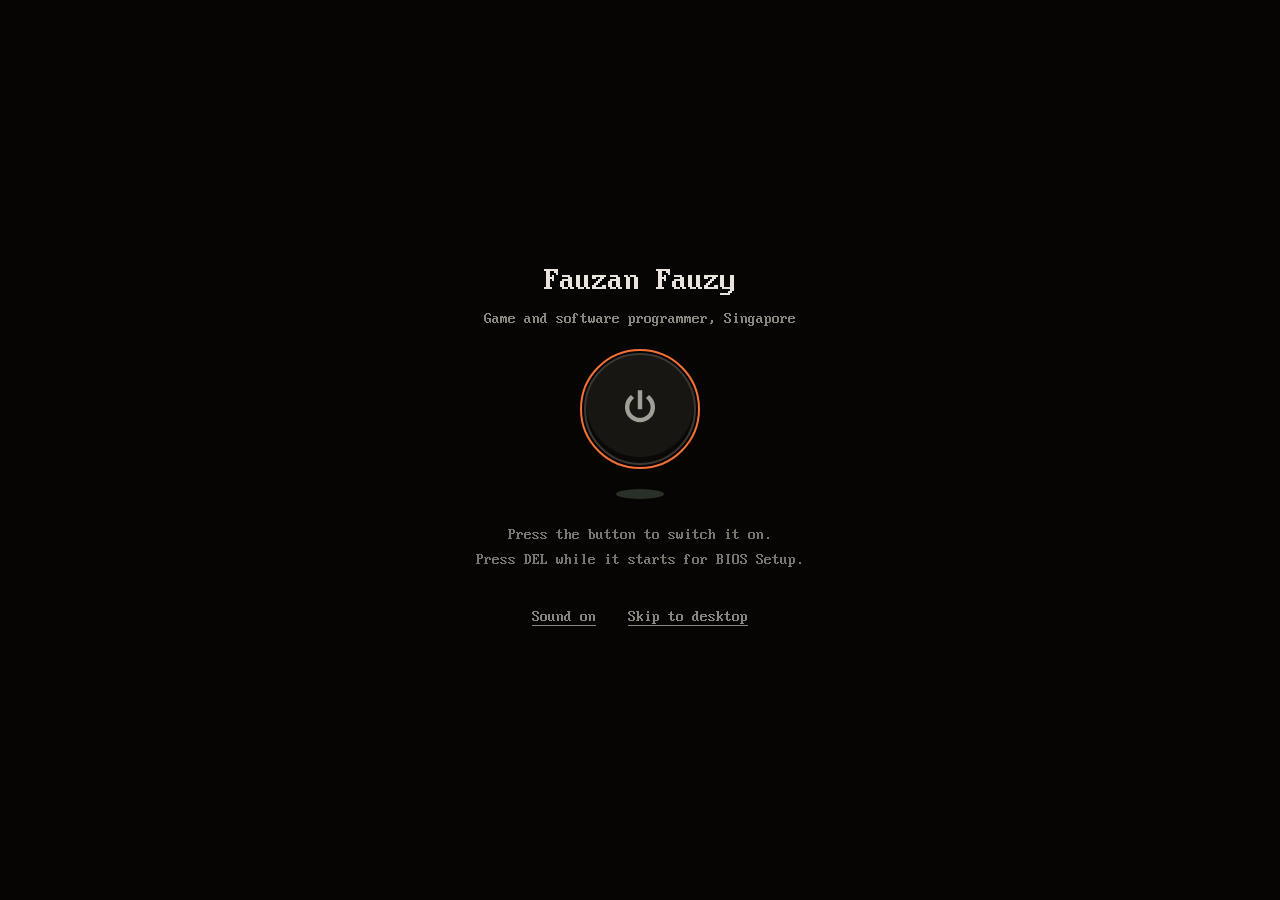
<file: index.html>
<!doctype html>
<html lang="en">
<head>
  <meta charset="utf-8">
  <meta name="viewport" content="width=device-width, initial-scale=1, viewport-fit=cover">
  <title>Fauzan Fauzy | Game and software programmer</title>
  <meta name="description" content="Portfolio of Fauzan Fauzy, a game and software programmer in Singapore: custom C++ engine work, a multiplayer browser game, a Unity Android app and small tools people use.">
  <meta name="theme-color" content="#000000">
  <meta property="og:title" content="Fauzan Fauzy | Game and software programmer">
  <meta property="og:description" content="My portfolio is a small computer. Switch it on, or press DEL for the BIOS.">
  <meta property="og:type" content="website">
  <meta property="og:url" content="https://qayzan.github.io/portfolio/">
  <meta property="og:image" content="https://qayzan.github.io/portfolio/assets/img/og.png">
  <meta property="og:image:width" content="1200">
  <meta property="og:image:height" content="630">
  <meta name="twitter:card" content="summary_large_image">
  <meta name="twitter:image" content="https://qayzan.github.io/portfolio/assets/img/og.png">
  <link rel="canonical" href="https://qayzan.github.io/portfolio/">
  <link rel="icon" href="assets/favicon.svg" type="image/svg+xml">
  <link rel="preload" href="assets/fonts/Web437_IBM_VGA_8x16.woff" as="font" type="font/woff" crossorigin>
  <link rel="preconnect" href="https://fonts.googleapis.com">
  <link rel="preconnect" href="https://fonts.gstatic.com" crossorigin>
  <link href="https://fonts.googleapis.com/css2?family=IBM+Plex+Sans:wght@400;500&family=IBM+Plex+Mono:wght@400;500&display=swap" rel="stylesheet">
  <link rel="stylesheet" href="css/os.css">
</head>
<body>
  <!-- For screen readers, search engines and anyone without JavaScript. -->
  <div class="sr" id="about-text">
    <h1>Fauzan Fauzy, game and software programmer in Singapore</h1>
    <p>Third year Computer Science (Real-Time Interactive Simulation) at DigiPen Singapore and SIT. Interested in game programming, engine systems and tools work.</p>
    <p>This page is a small pretend computer. The same portfolio as a normal page: <a href="classic.html">plain version</a>.</p>
  </div>
  <noscript><p class="noscript">This portfolio is a small computer that needs JavaScript. <a href="classic.html">Open the plain version</a>.</p></noscript>

  <!-- 1. power button -->
  <div class="power" id="power" hidden>
    <p class="who">Fauzan Fauzy<span>Game and software programmer, Singapore</span></p>
    <button class="power-btn" id="power-btn" type="button" aria-label="Power on">
      <svg viewBox="0 0 24 24" aria-hidden="true"><path d="M12 3v8M7.05 6.05a7 7 0 1 0 9.9 0" fill="none" stroke="currentColor" stroke-width="2.4" stroke-linecap="square"/></svg>
    </button>
    <span class="led" aria-hidden="true"></span>
    <p class="hint">Press the button to switch it on.<br>Press DEL while it starts for BIOS Setup.</p>
    <p class="row"><button class="skip" id="power-sound" type="button" aria-pressed="true">Sound on</button><button class="skip" id="power-skip" type="button">Skip to desktop</button></p>
  </div>

  <!-- 2. text mode screen: POST and BIOS Setup -->
  <div class="crt scan" id="crt" hidden>
    <div class="glass"><div class="page" id="page" aria-hidden="true"><pre id="screen"></pre></div></div>
    <p class="sr" aria-live="polite" id="crt-say">Starting up. Use Skip to desktop to go straight to the portfolio.</p>
  </div>
  <button class="post-skip" id="post-skip" type="button" hidden>Skip to desktop</button>

  <!-- 3. splash -->
  <div class="splash" id="splash" hidden>
    <canvas id="splash-sig" role="img" aria-label="Fauzan Fauzy, in pixels"></canvas>
    <p class="ver">FAUZ OS 26</p>
    <div class="bar" id="splash-bar" aria-hidden="true"></div>
  </div>

  <!-- 4. desktop -->
  <div id="os" hidden>
    <main class="desk" id="desk" aria-label="Desktop">
      <canvas class="wall-canvas" id="wall-canvas" aria-hidden="true" hidden></canvas>
      <div class="icons" id="icons" role="listbox" aria-label="Desktop icons"></div>
      <p class="wallmark" id="wallmark" aria-hidden="true" hidden>FAUZ OS<small>26</small></p>
      <button class="activate" id="activate-mark" type="button" hidden><b>Activate FAUZ OS</b><span>Go to Settings to activate FAUZ OS.</span></button>
    </main>

    <div class="menu start-menu" id="start-menu" role="menu" aria-label="Start" hidden>
      <div class="banner" aria-hidden="true"><b>FAUZ</b> OS 26</div>
      <div class="list" id="start-list"></div>
    </div>
    <div class="menu" id="ctx" role="menu" aria-label="Desktop menu" hidden></div>
    <div class="balloon" id="balloon" role="status" hidden><b>FAUZ OS is not activated</b><p>Your copy may be at risk of bugs. Click here to activate.</p><button type="button" data-x aria-label="Close">×</button></div>

    <footer class="taskbar">
      <button class="start" id="start" type="button" aria-haspopup="menu" aria-expanded="false" aria-controls="start-menu"><span class="start-ico" id="start-ico"></span>Start</button>
      <div class="tasks" id="tasks" aria-label="Open windows"></div>
      <div class="tray">
        <button type="button" id="tray-sound" aria-pressed="true" aria-label="Sound"></button>
        <span class="clock" id="clock"></span>
      </div>
    </footer>
  </div>

  <!-- 5. shut down -->
  <div class="halt" id="halt" hidden>
    <p id="halt-msg">It is now safe to close this tab.</p>
    <p class="row"><button type="button" id="halt-restart">Restart</button><a href="classic.html">Plain version</a></p>
  </div>

  <script src="js/data.js"></script>
  <script src="js/sig.js"></script>
  <script src="js/os.js"></script>
</body>
</html>
</file>
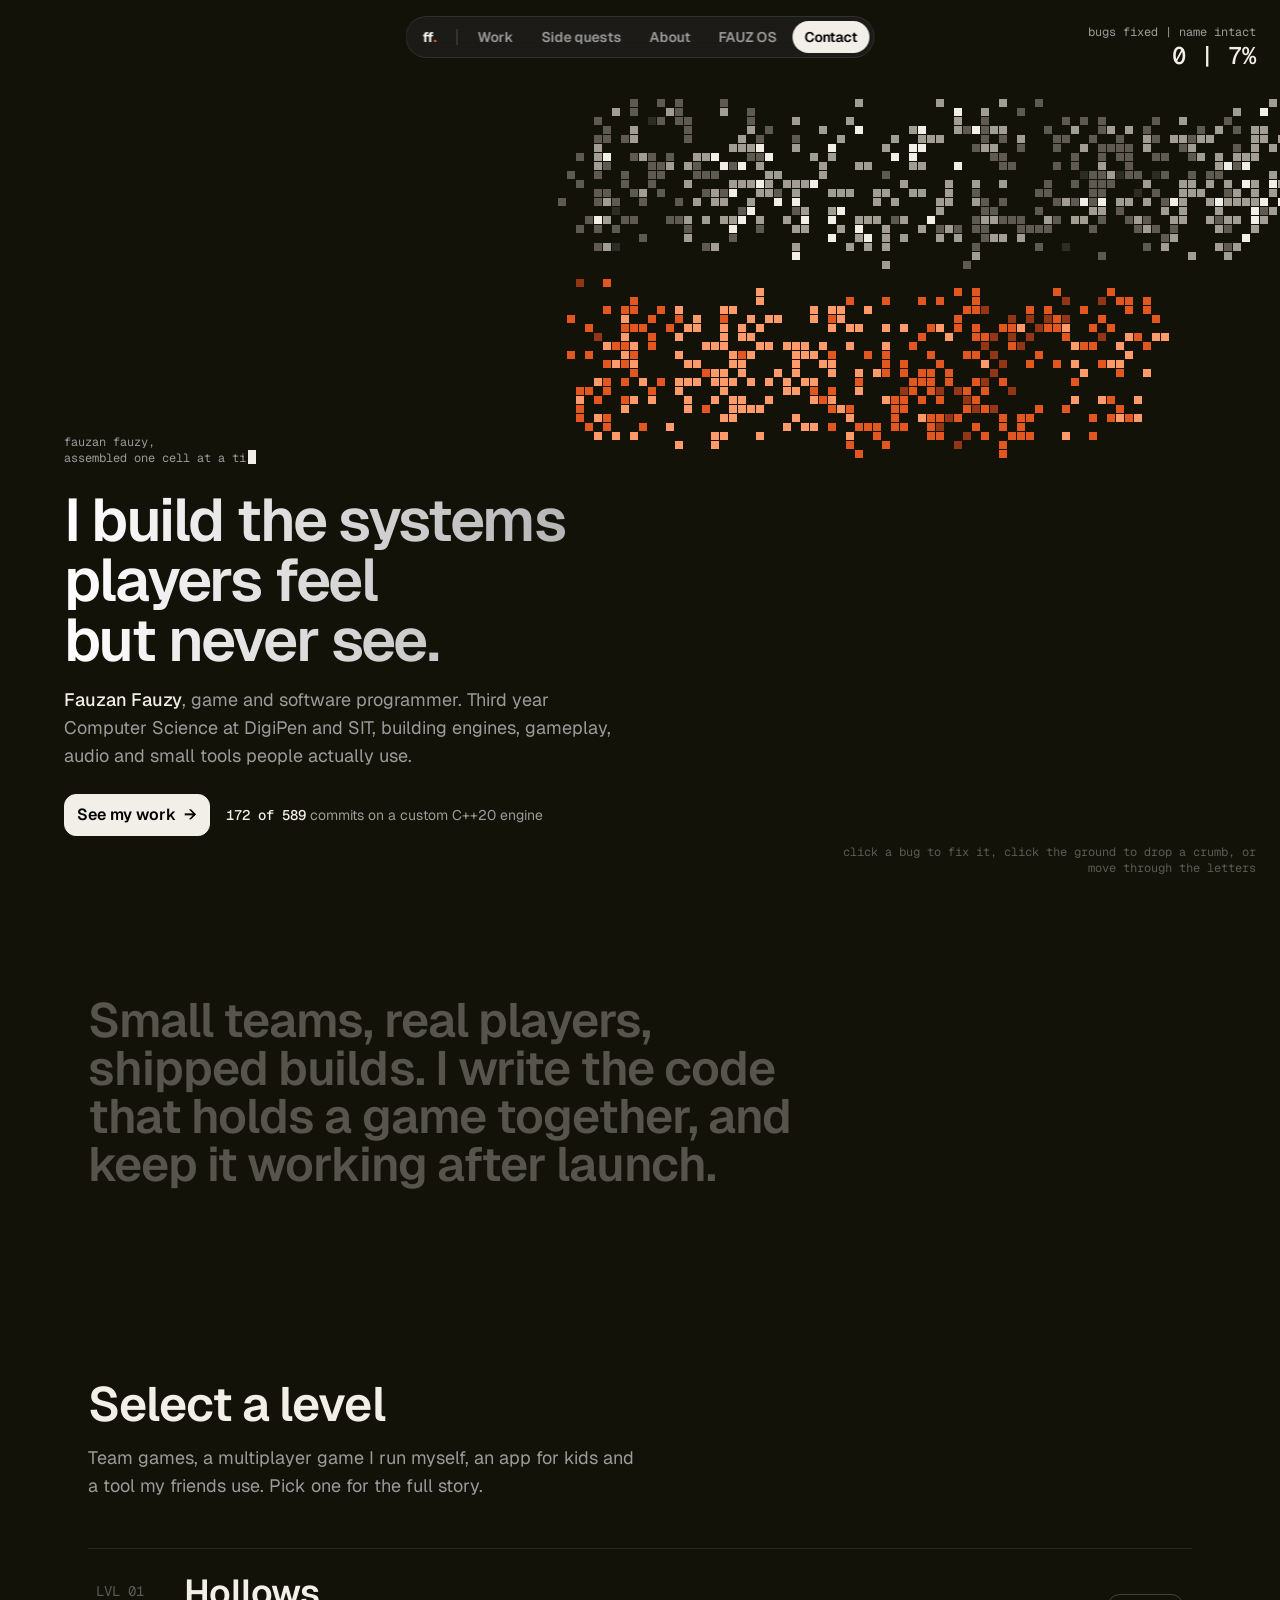
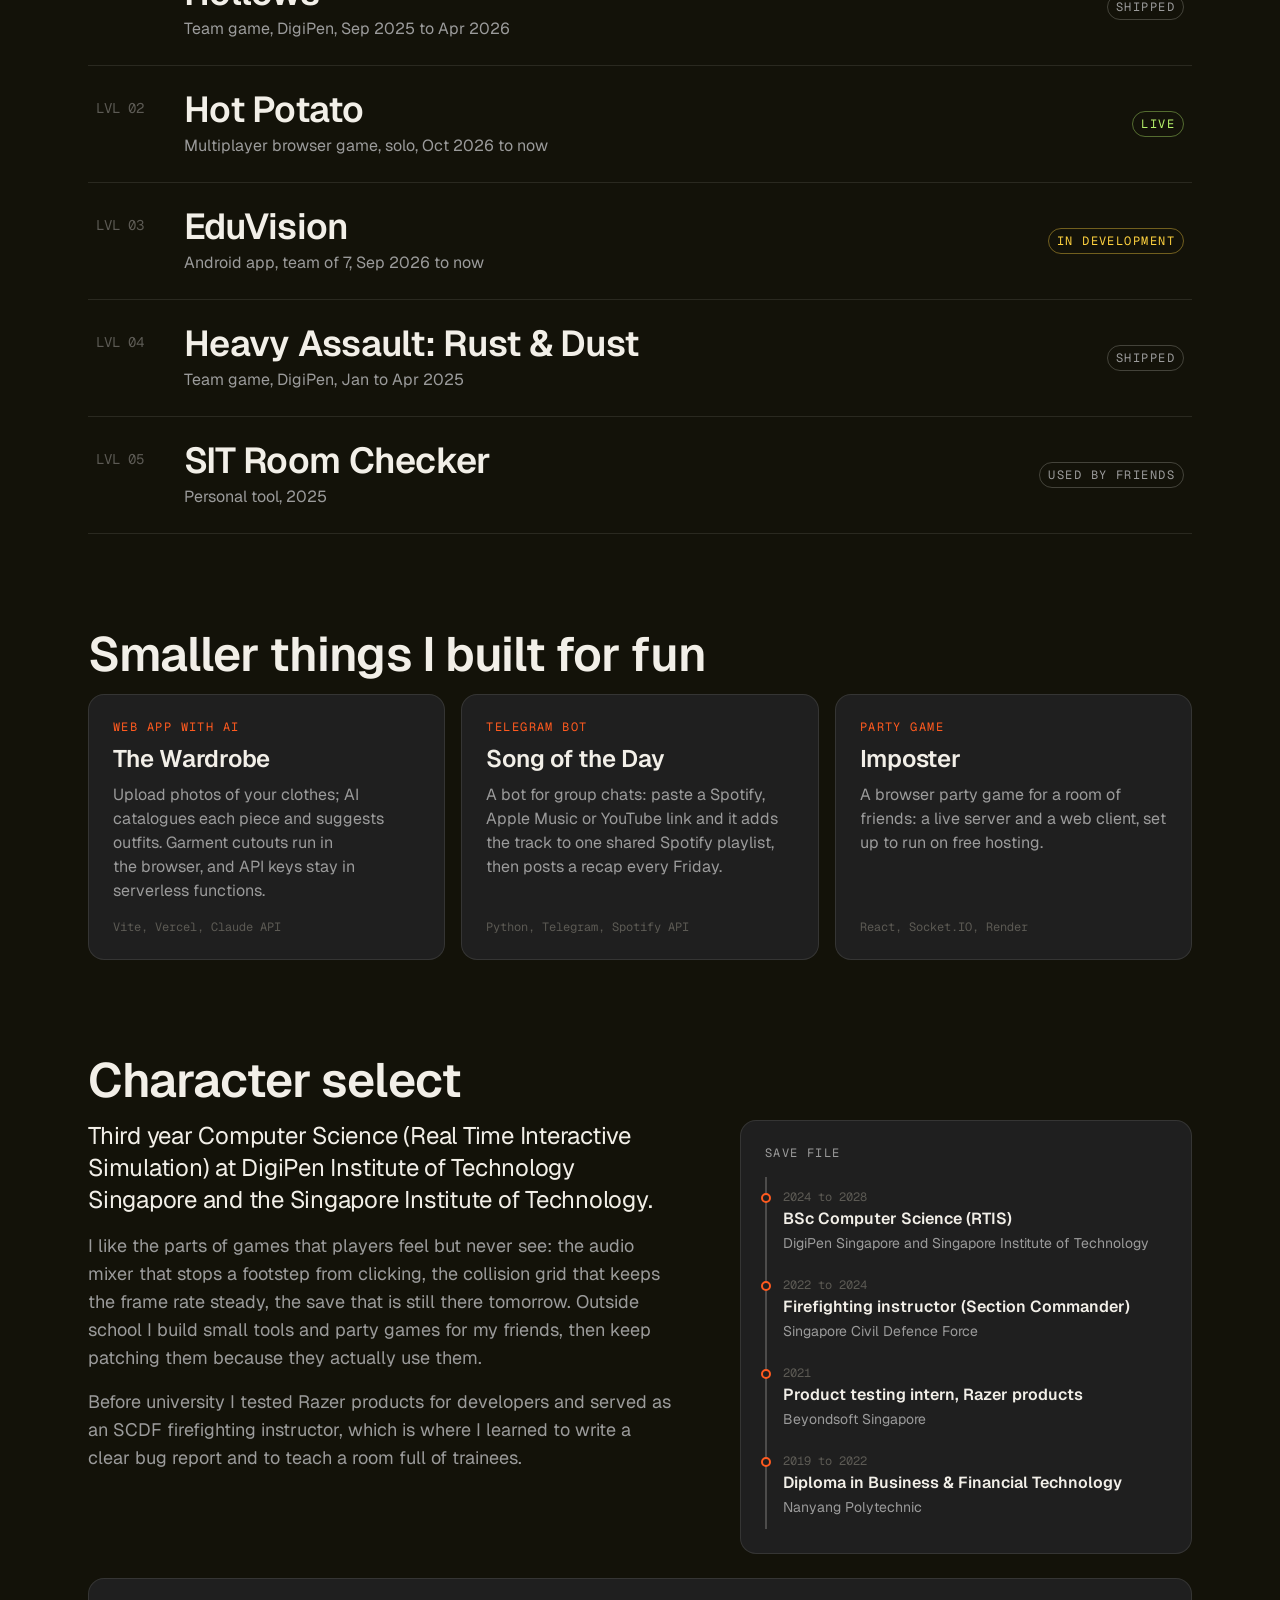
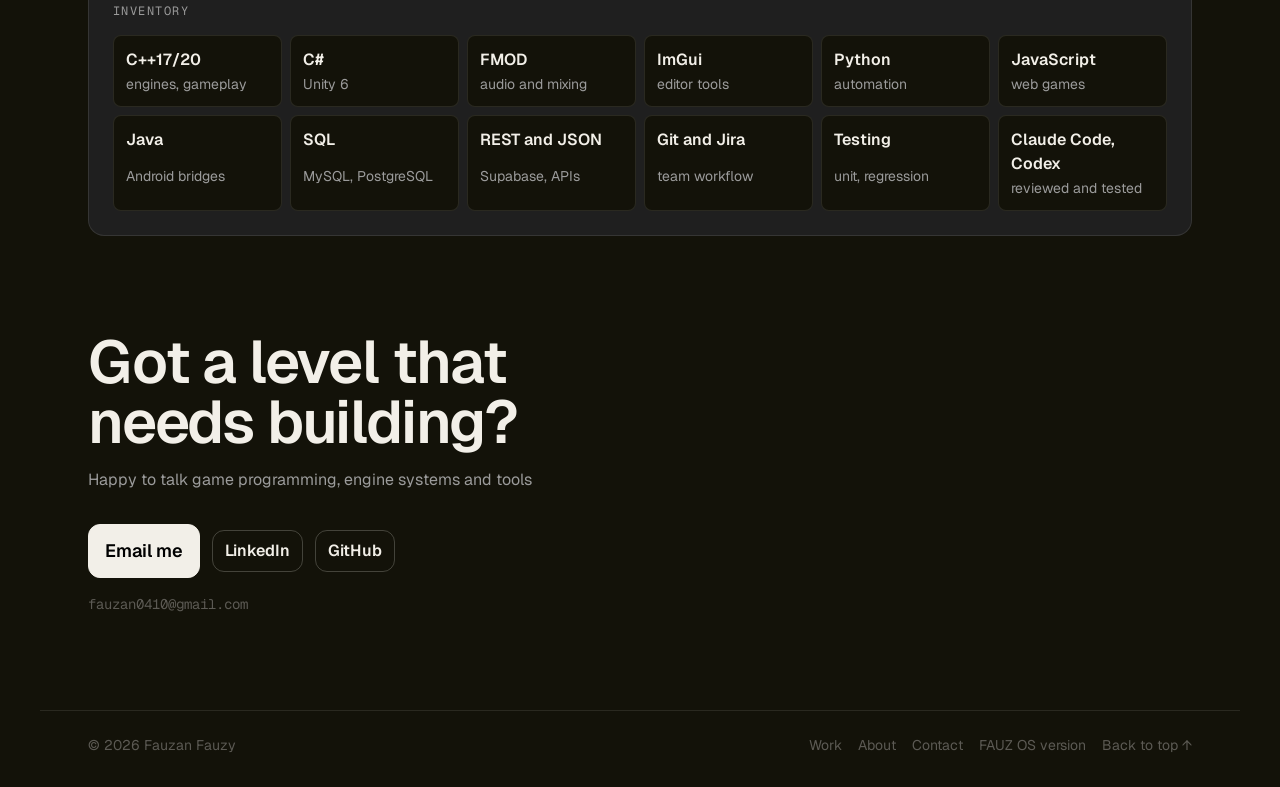
<file: classic.html>
<!doctype html>
<html lang="en">
<head>
  <meta charset="utf-8">
  <meta name="viewport" content="width=device-width, initial-scale=1">
  <title>Fauzan Fauzy | Game and software programmer</title>
  <meta name="description" content="Portfolio of Fauzan Fauzy, a game and software programmer in Singapore: custom C++ engine work, a multiplayer browser game, a Unity Android app and small tools people use.">
  <meta name="theme-color" content="#131209">
  <meta property="og:title" content="Fauzan Fauzy | Game and software programmer">
  <meta property="og:description" content="Engines, gameplay, audio and small tools. The bugs are eating the name; fix them on the way in.">
  <meta property="og:type" content="website">
  <meta property="og:url" content="https://qayzan.github.io/portfolio/classic.html">
  <meta property="og:image" content="https://qayzan.github.io/portfolio/assets/img/og.png">
  <meta property="og:image:width" content="1200">
  <meta property="og:image:height" content="630">
  <meta name="twitter:card" content="summary_large_image">
  <meta name="twitter:image" content="https://qayzan.github.io/portfolio/assets/img/og.png">
  <link rel="canonical" href="https://qayzan.github.io/portfolio/classic.html">
  <link rel="icon" href="assets/favicon.svg" type="image/svg+xml">
  <link rel="preconnect" href="https://fonts.googleapis.com">
  <link rel="preconnect" href="https://fonts.gstatic.com" crossorigin>
  <link href="https://fonts.googleapis.com/css2?family=Geist:wght@400;500;600;700&family=Geist+Mono:wght@400;500&display=swap" rel="stylesheet">
  <link rel="stylesheet" href="css/style.css">
</head>
<body>
  <a class="skip" href="#work">Skip to the work</a>

  <nav class="nav" aria-label="Main">
    <a class="nav-logo" href="#top" aria-label="Fauzan Fauzy, back to top">ff<span>.</span></a>
    <span class="nav-sep" aria-hidden="true"></span>
    <a class="nav-link" href="#work">Work</a>
    <a class="nav-link" href="#side">Side quests</a>
    <a class="nav-link" href="#about">About</a>
    <a class="nav-link" href="index.html">FAUZ OS</a>
    <a class="nav-link nav-cta" href="#contact">Contact</a>
  </nav>

  <header class="hero" id="top">
    <canvas id="hero-field" aria-hidden="true"></canvas>
    <div class="counter mono" aria-live="polite"><span id="counter-label">bugs fixed | name intact</span><b id="counter-value">0 | 0%</b></div>
    <div class="hero-copy">
      <p class="status mono"><span id="status"></span><span class="caret" aria-hidden="true"></span></p>
      <h1>I build the systems players feel but never see.</h1>
      <p class="sub"><b>Fauzan Fauzy</b>, game and software programmer. Third year Computer Science at DigiPen and SIT, building engines, gameplay, audio and small tools people actually use.</p>
      <div class="actions">
        <a class="btn btn-primary" href="#work">See my work <span aria-hidden="true">→</span></a>
        <span class="proof"><b class="mono">172 of 589</b> commits on a custom C++20 engine</span>
      </div>
    </div>
    <p class="hint mono" id="hint"></p>
  </header>

  <main>
    <section class="tagline" aria-label="What I do">
      <p class="tagline-text" id="tagline">Small teams, real players, shipped builds. I write the code that holds a game together, and keep it working after launch.</p>
    </section>

    <section class="section" id="work" aria-labelledby="work-title">
      <div class="section-head reveal">
        <h2 id="work-title">Select a level</h2>
        <p class="section-sub">Team games, a multiplayer game I run myself, an app for kids and a tool my friends use. Pick one for the full story.</p>
      </div>
      <ol class="levels" id="levels"></ol>
    </section>

    <section class="section" id="side" aria-labelledby="side-title">
      <div class="section-head reveal">
        <h2 id="side-title">Smaller things I built for fun</h2>
      </div>
      <div class="quests" id="quests"></div>
    </section>

    <section class="section" id="about" aria-labelledby="about-title">
      <div class="section-head reveal">
        <h2 id="about-title">Character select</h2>
      </div>
      <div class="about-grid">
        <div class="about-copy reveal">
          <p class="about-lead">Third year Computer Science (Real Time Interactive Simulation) at DigiPen Institute of Technology Singapore and the Singapore Institute of Technology.</p>
          <p>I like the parts of games that players feel but never see: the audio mixer that stops a footstep from clicking, the collision grid that keeps the frame rate steady, the save that is still there tomorrow. Outside school I build small tools and party games for my friends, then keep patching them because they actually use them.</p>
          <p>Before university I tested Razer products for developers and served as an SCDF firefighting instructor, which is where I learned to write a clear bug report and to teach a room full of trainees.</p>
        </div>
        <div class="panel reveal" aria-label="Timeline">
          <p class="panel-title mono">Save file</p>
          <ol class="timeline">
            <li><span class="mono">2024 to 2028</span><b>BSc Computer Science (RTIS)</b><span>DigiPen Singapore and Singapore Institute of Technology</span></li>
            <li><span class="mono">2022 to 2024</span><b>Firefighting instructor (Section Commander)</b><span>Singapore Civil Defence Force</span></li>
            <li><span class="mono">2021</span><b>Product testing intern, Razer products</b><span>Beyondsoft Singapore</span></li>
            <li><span class="mono">2019 to 2022</span><b>Diploma in Business &amp; Financial Technology</b><span>Nanyang Polytechnic</span></li>
          </ol>
        </div>
      </div>
      <div class="panel inventory reveal" aria-label="Skills">
        <p class="panel-title mono">Inventory</p>
        <ul>
          <li><b>C++17/20</b><span>engines, gameplay</span></li>
          <li><b>C#</b><span>Unity 6</span></li>
          <li><b>FMOD</b><span>audio and mixing</span></li>
          <li><b>ImGui</b><span>editor tools</span></li>
          <li><b>Python</b><span>automation</span></li>
          <li><b>JavaScript</b><span>web games</span></li>
          <li><b>Java</b><span>Android bridges</span></li>
          <li><b>SQL</b><span>MySQL, PostgreSQL</span></li>
          <li><b>REST and JSON</b><span>Supabase, APIs</span></li>
          <li><b>Git and Jira</b><span>team workflow</span></li>
          <li><b>Testing</b><span>unit, regression</span></li>
          <li><b>Claude Code, Codex</b><span>reviewed and tested</span></li>
        </ul>
      </div>
    </section>

    <section class="section contact" id="contact" aria-labelledby="contact-title">
      <h2 id="contact-title" class="contact-title reveal">Got a level that needs building?</h2>
      <p class="status-line reveal">Happy to talk game programming, engine systems and tools</p>
      <div class="contact-links reveal">
        <a class="btn btn-primary btn-big" href="mailto:fauzan0410@gmail.com">Email me</a>
        <a class="btn" href="https://www.linkedin.com/in/fauz/" target="_blank" rel="noopener">LinkedIn</a>
        <a class="btn" href="https://github.com/Qayzan" target="_blank" rel="noopener">GitHub</a>
      </div>
      <p class="contact-mail mono reveal">fauzan0410@gmail.com</p>
    </section>
  </main>

  <footer class="footer">
    <span>© 2026 Fauzan Fauzy</span>
    <nav class="footer-links" aria-label="Footer">
      <a href="#work">Work</a>
      <a href="#about">About</a>
      <a href="#contact">Contact</a>
      <a href="index.html">FAUZ OS version</a>
      <a href="#top">Back to top ↑</a>
    </nav>
  </footer>

  <img class="hover-preview" id="hover-preview" alt="" aria-hidden="true">

  <dialog class="level-dialog" id="level-dialog" aria-labelledby="level-dialog-title">
    <div class="dialog-inner" id="level-dialog-body"></div>
  </dialog>

  <script src="js/data.js"></script>
  <script src="js/main.js"></script>
  <script src="js/hero.js"></script>
</body>
</html>
</file>
<file: css/os.css>
/* FAUZ OS. Three type roles, each with one job:
   VGA 8x16 bitmap font for everything the "machine" draws (BIOS, title bars, menus, taskbar),
   IBM Plex Sans for reading inside windows, IBM Plex Mono for numbers inside windows.
   Colours: the 16 colour VGA palette for the BIOS; a warm desk and paper windows for the OS. */
@font-face {
  font-family: "VGA";
  src: url("../assets/fonts/Web437_IBM_VGA_8x16.woff") format("woff");
  font-display: block;
}
:root {
  --vga-black: #000000; --vga-blue: #0000AA; --vga-green: #00AA00; --vga-cyan: #00AAAA;
  --vga-red: #AA0000; --vga-grey: #AAAAAA; --vga-dark: #555555; --vga-white: #FFFFFF;
  --vga-yellow: #FFFF55; --vga-lcyan: #55FFFF; --vga-lgreen: #55FF55; --vga-lred: #FF5555;

  --desk: oklch(34% .03 75);
  --desk-dot: oklch(39% .03 75);
  --win: oklch(96% .006 85);
  --win-2: oklch(91% .008 85);
  --win-ink: oklch(22% .01 70);
  --win-muted: oklch(46% .01 70);
  --line: oklch(80% .01 80);
  --edge: oklch(16% .01 70);
  --bar: oklch(22% .01 70);
  --bar-2: oklch(32% .01 70);
  --bar-ink: oklch(93% .01 80);
  --accent: oklch(70% .18 42);
  --vga: "VGA", "IBM Plex Mono", ui-monospace, monospace;
  --sans: "IBM Plex Sans", "Helvetica Neue", Arial, sans-serif;
  --mono: "IBM Plex Mono", ui-monospace, Menlo, monospace;
  color-scheme: light;
}
* { box-sizing: border-box; }
html, body { margin: 0; height: 100%; overflow: hidden; background: #000; }
body { font: 400 15px/1.55 var(--sans); color: var(--win-ink); -webkit-font-smoothing: antialiased; font-synthesis: none; }
button { font: inherit; color: inherit; }
:focus-visible { outline: 2px solid var(--accent); outline-offset: 2px; }
[hidden] { display: none !important; }
.sr { position: absolute; width: 1px; height: 1px; overflow: hidden; clip: rect(0 0 0 0); white-space: nowrap; }

/* ------------------------------------------------------------------ the screen (power, POST, setup, splash) */
.crt { position: fixed; inset: 0; z-index: 100; background: #000; color: var(--vga-grey); font: 400 var(--fs, 16px)/1 var(--vga); -webkit-font-smoothing: none; font-smooth: never; }
.crt .glass { position: absolute; inset: 0; display: grid; place-items: center; overflow: hidden; }
.crt.scan .glass::after {
  content: ""; position: absolute; inset: 0; pointer-events: none;
  background: repeating-linear-gradient(to bottom, rgba(0, 0, 0, 0) 0, rgba(0, 0, 0, 0) 2px, rgba(0, 0, 0, .28) 3px);
}
.page { width: calc(var(--cols, 80) * var(--fs, 16px) / 2); height: calc(var(--rows, 25) * var(--fs, 16px)); position: relative; white-space: pre; line-height: 1; transform: scaleY(var(--sy, 1)); user-select: none; -webkit-user-select: none; }
.page pre { margin: 0; font: inherit; line-height: 1; white-space: pre; }
.c-w { color: var(--vga-white); } .c-y { color: var(--vga-yellow); } .c-c { color: var(--vga-lcyan); } .c-g { color: var(--vga-lgreen); }
.c-r { color: var(--vga-lred); } .c-d { color: var(--vga-dark); } .c-b { color: var(--vga-blue); }
.bg-r { background: var(--vga-red); color: var(--vga-white); } .bg-g { background: var(--vga-grey); color: var(--vga-black); }
.blink { animation: blink 0.53s steps(2, start) infinite; }
.cursor { display: inline-block; width: .5em; height: .14em; background: currentColor; vertical-align: baseline; animation: blink 0.53s steps(2, start) infinite; }
@keyframes blink { to { visibility: hidden; } }

/* power-on */
.power { position: fixed; inset: 0; z-index: 110; display: grid; place-content: center; justify-items: center; gap: 24px; background: oklch(12% .006 70); color: oklch(78% .01 80); font: 400 16px/1.4 var(--vga); text-align: center; padding: 24px; }
.power .who { font-size: 32px; line-height: 1.1; color: oklch(92% .01 80); }
.power .who span { display: block; font-size: 16px; color: oklch(62% .01 80); margin-top: 12px; }
.power-btn {
  width: 112px; height: 112px; border-radius: 50%; display: grid; place-items: center; cursor: pointer;
  background: oklch(20% .006 70); border: 2px solid oklch(34% .01 70); color: oklch(70% .01 80);
  box-shadow: inset 0 -6px 0 oklch(14% .006 70);
}
.power-btn:hover { color: var(--accent); border-color: var(--accent); }
.power-btn:active { box-shadow: inset 0 -2px 0 oklch(14% .006 70); transform: translateY(2px); }
.power-btn svg { width: 44px; height: 44px; }
.power .led { width: 10px; height: 10px; border-radius: 50%; background: oklch(30% .02 140); }
.power.on .led { background: oklch(78% .2 140); }
.power .skip { background: none; border: 0; color: oklch(62% .01 80); text-decoration: underline; text-underline-offset: 4px; cursor: pointer; font: inherit; padding: 8px; }
.power .skip:hover { color: oklch(90% .01 80); }
.power .hint { color: oklch(56% .01 80); font-size: 16px; margin: 0; line-height: 1.6; }
.power .row, .halt .row { display: flex; gap: 16px; justify-content: center; flex-wrap: wrap; margin: 0; }
.power .who { margin: 0; }

/* CRT turn-on: a bright line that opens into the picture */
.crt.warm .glass { animation: crt-on 520ms steps(12) both; }
@keyframes crt-on {
  0% { transform: scale(1, .004); filter: brightness(6); }
  45% { transform: scale(1, .004); filter: brightness(6); }
  100% { transform: scale(1, 1); filter: brightness(1); }
}

/* POST logo: our own badge, top right */
.badge { position: absolute; right: 0; top: 0; text-align: right; color: var(--vga-lgreen); }
.badge pre { color: var(--vga-lgreen); }
.post-skip { position: fixed; right: 16px; bottom: 16px; z-index: 120; background: none; border: 1px solid #444; color: #888; font: 400 16px/1 var(--vga); padding: 8px 12px; cursor: pointer; }
.post-skip:hover { color: #fff; border-color: #888; }

/* BIOS setup: blue only inside the picture; the tube's border stays black */
.setup .page { background: var(--setup-bg, var(--vga-blue)); color: var(--vga-white); box-shadow: 0 0 0 calc(var(--fs, 16px) / 2) var(--setup-bg, var(--vga-blue)); }
.setup .sel { background: var(--vga-red); color: var(--vga-white); }
.setup .item { cursor: pointer; }
.setup .item:hover { color: var(--vga-white); }
.setup .val { color: var(--vga-yellow); }
.setup .head { background: var(--vga-grey); color: var(--vga-blue); }
.setup .dlg { background: var(--vga-red); color: var(--vga-white); }

/* splash */
.splash { position: fixed; inset: 0; z-index: 105; background: #0d0c09; display: grid; place-content: center; justify-items: center; gap: 20px; color: oklch(80% .01 80); font: 400 16px/1 var(--vga); padding: 24px; }
.splash canvas { width: min(720px, 92vw); height: min(220px, 28vw); display: block; cursor: crosshair; }
.splash .ver { color: oklch(62% .01 80); }
.bar { width: min(360px, 80vw); height: 22px; border: 2px solid oklch(60% .01 80); padding: 3px; display: flex; gap: 3px; overflow: hidden; }
.bar i { flex: 0 0 12px; background: var(--accent); }

/* shut down */
.halt { position: fixed; inset: 0; z-index: 130; background: #000; display: grid; place-content: center; justify-items: center; gap: 24px; color: var(--accent); font: 400 32px/1.2 var(--vga); text-align: center; padding: 24px; }
.halt button { font: 400 16px/1 var(--vga); color: #aaa; background: none; border: 1px solid #555; padding: 10px 16px; cursor: pointer; }
.halt button:hover { color: #fff; border-color: #aaa; }
.halt p { margin: 0; }
.halt a { font: 400 16px/1 var(--vga); color: #888; padding: 10px 4px; text-underline-offset: 4px; }
.halt a:hover { color: #fff; }
.halt.wait { color: oklch(78% .01 80); font-size: 16px; }
.halt.wait .row { display: none; }
.noscript { position: fixed; inset: 0; z-index: 200; margin: 0; padding: 24px; background: #000; color: #aaa; font: 400 16px/1.6 var(--vga); }
.noscript a { color: #fff; }

/* ------------------------------------------------------------------ desktop */
.desk { position: fixed; inset: 0 0 40px 0; background-color: var(--desk); background-image: radial-gradient(var(--desk-dot) 1px, transparent 1px); background-size: 6px 6px; overflow: hidden; user-select: none; }
.wallmark { position: absolute; right: 32px; bottom: 24px; color: oklch(44% .03 75); font: 400 32px/1 var(--vga); text-align: right; pointer-events: none; }
.wallmark small { display: block; font-size: 16px; margin-top: 8px; }
.icons { z-index: 1; position: absolute; left: 12px; top: 12px; bottom: 12px; display: grid; grid-auto-flow: column; grid-template-rows: repeat(auto-fill, 92px); gap: 6px 10px; align-content: start; }
.icon { width: 96px; height: 90px; display: grid; justify-items: center; align-content: start; gap: 6px; padding: 4px 2px; background: none; border: 1px dotted transparent; cursor: default; font: 400 16px/1 var(--vga); color: var(--bar-ink); text-align: center; }
.icon .pic { width: 48px; height: 48px; display: grid; place-items: center; position: relative; }
.icon .pic canvas, .icon .pic img { width: 48px; height: 48px; image-rendering: pixelated; border: 2px solid var(--edge); box-shadow: 3px 3px 0 var(--edge); background: var(--win); }
.icon .pic svg { width: 48px; height: 48px; image-rendering: pixelated; shape-rendering: crispEdges; }
.icon .label { padding: 1px 3px; max-width: 94px; overflow-wrap: anywhere; text-shadow: 1px 1px 0 var(--edge); line-height: 1; }
.icon[aria-selected="true"] { border-color: var(--bar-ink); }
.icon[aria-selected="true"] .label { background: var(--accent); color: var(--edge); text-shadow: none; }

/* windows */
.window { position: absolute; display: flex; flex-direction: column; background: var(--win); border: 2px solid var(--edge); box-shadow: 6px 6px 0 var(--edge); min-width: 280px; }
.window.max { left: 0 !important; top: 0 !important; width: 100% !important; height: 100% !important; box-shadow: none; }
.titlebar { display: flex; align-items: center; gap: 6px; height: 32px; padding: 0 4px 0 8px; background: var(--bar-2); color: oklch(80% .01 80); font: 400 16px/1 var(--vga); cursor: grab; user-select: none; touch-action: none; flex: 0 0 auto; }
.window.active .titlebar { background: var(--bar); color: var(--bar-ink); }
.window.active .titlebar::before { content: ""; width: 10px; height: 10px; background: var(--accent); flex: 0 0 auto; }
.titlebar .t { flex: 1; overflow: hidden; text-overflow: ellipsis; white-space: nowrap; padding-top: 2px; }
.titlebar button { width: 26px; height: 22px; display: grid; place-items: center; background: var(--win); color: var(--win-ink); border: 1px solid var(--edge); box-shadow: inset -2px -2px 0 var(--win-2); cursor: pointer; font: 400 16px/1 var(--vga); padding: 0; }
.titlebar button:hover { background: var(--accent); }
.titlebar button svg { width: 10px; height: 10px; }
.titlebar button:active { box-shadow: inset 2px 2px 0 var(--win-2); }
.menubar { display: flex; gap: 2px; padding: 2px 4px; border-bottom: 1px solid var(--line); font: 400 16px/1 var(--vga); color: var(--win-ink); flex: 0 0 auto; background: var(--win); }
.menubar span { padding: 4px 8px; }
.content { overflow: auto; padding: 20px 22px 28px; flex: 1 1 auto; user-select: text; }
.statusbar { flex: 0 0 auto; display: flex; gap: 12px; justify-content: space-between; padding: 4px 24px 4px 8px; border-top: 1px solid var(--line); font: 400 16px/1 var(--vga); color: var(--win-muted); background: var(--win-2); }
.content h1 { font: 500 30px/1.1 var(--sans); letter-spacing: -0.02em; margin: 0 0 8px; }
.content h2 { font: 400 16px/1 var(--vga); color: var(--win-muted); margin: 26px 0 12px; }
.content p { margin: 0 0 12px; max-width: 64ch; }
.content .lead { font-size: 18px; line-height: 1.45; }
.content .small { font-size: 14px; color: var(--win-muted); }
.content a:not(.btn) { color: inherit; text-decoration-color: var(--accent); text-decoration-thickness: 2px; text-underline-offset: 3px; }
.content a:not(.btn):hover { color: var(--accent); }
.content img, .content video { width: 100%; height: auto; display: block; border: 2px solid var(--edge); background: #000; }
.content ul { padding-left: 18px; margin: 0 0 12px; }
.content li { margin-bottom: 8px; max-width: 70ch; }
.props { display: grid; grid-template-columns: repeat(3, minmax(0, 1fr)); border: 1px solid var(--line); margin: 16px 0; background: var(--win-2); }
.props div { padding: 10px 12px; border-right: 1px solid var(--line); }
.props div:last-child { border-right: 0; }
.props b { display: block; font: 500 20px/1.2 var(--mono); font-variant-numeric: tabular-nums; }
.props span { color: var(--win-muted); font-size: 13px; }
.shots { display: grid; grid-template-columns: repeat(auto-fill, minmax(200px, 1fr)); gap: 12px; }
.shots.tall { grid-template-columns: repeat(auto-fill, minmax(130px, 1fr)); }
.shots figure { margin: 0; }
.shots figcaption { font-size: 13px; color: var(--win-muted); margin-top: 6px; }
.btn { display: inline-flex; align-items: center; min-height: 36px; padding: 6px 14px 4px; background: var(--win); color: var(--win-ink); border: 2px solid var(--edge); box-shadow: inset -2px -2px 0 var(--win-2), 2px 2px 0 var(--edge); text-decoration: none; font: 400 16px/1 var(--vga); margin: 4px 8px 10px 0; cursor: pointer; }
.btn.primary { background: var(--accent); box-shadow: inset -2px -2px 0 oklch(60% .18 42), 2px 2px 0 var(--edge); }
.btn:hover { filter: brightness(1.05); }
.btn:active { transform: translate(2px, 2px); box-shadow: inset 2px 2px 0 var(--win-2); }
.field { display: flex; align-items: center; gap: 10px; padding: 8px 0; font-size: 15px; }
.field input { width: 18px; height: 18px; accent-color: var(--accent); }
.group { border: 1px solid var(--line); padding: 12px 14px 6px; margin: 0 0 16px; }
.group legend { font: 400 16px/1 var(--vga); padding: 0 6px; color: var(--win-muted); }
.kv { display: grid; grid-template-columns: 140px 1fr; gap: 6px 16px; margin: 0 0 12px; }
.kv dt { color: var(--win-muted); }
.kv dd { margin: 0; }
.bugs-win canvas { width: 100%; height: 170px; display: block; background: #12110c; cursor: crosshair; }
.bugs-win .meter { font: 500 13px/1.6 var(--mono); color: var(--win-muted); margin-top: 8px; }
.zoomrect { position: absolute; border: 2px dotted var(--bar-ink); pointer-events: none; z-index: 9000; transform-origin: 0 0; }

/* taskbar and menus */
.taskbar { position: fixed; left: 0; right: 0; bottom: 0; height: 40px; display: flex; align-items: center; gap: 6px; padding: 0 6px; background: var(--bar); color: var(--bar-ink); font: 400 16px/1 var(--vga); border-top: 2px solid var(--edge); z-index: 50; }
.start { height: 30px; padding: 2px 12px 0; display: flex; align-items: center; gap: 8px; background: var(--accent); color: var(--edge); border: 2px solid var(--edge); box-shadow: inset -2px -2px 0 oklch(60% .18 42); font: 400 16px/1 var(--vga); cursor: pointer; }
.start-ico { display: grid; width: 16px; height: 16px; }
.start-ico svg { width: 16px; height: 16px; }
.start[aria-expanded="true"] { box-shadow: inset 2px 2px 0 oklch(60% .18 42); }
.tasks { flex: 1; display: flex; gap: 4px; overflow-x: auto; scrollbar-width: none; }
.tasks button { height: 30px; max-width: 200px; padding: 2px 10px 0; background: var(--bar-2); border: 1px solid oklch(45% .01 70); color: var(--bar-ink); white-space: nowrap; overflow: hidden; text-overflow: ellipsis; cursor: pointer; font: 400 16px/1 var(--vga); }
.tasks button.on { background: oklch(46% .01 70); border-color: var(--bar-ink); }
.tray { display: flex; align-items: center; gap: 4px; height: 30px; padding: 2px 8px 0; border: 1px solid oklch(40% .01 70); }
.tray button { background: none; border: 0; color: var(--bar-ink); cursor: pointer; padding: 0 4px; height: 26px; display: grid; place-items: center; }
.tray svg { width: 18px; height: 18px; }
.clock { white-space: nowrap; }
.menu { position: fixed; z-index: 60; min-width: 230px; background: var(--win); border: 2px solid var(--edge); box-shadow: 6px 6px 0 var(--edge); padding: 4px; font: 400 16px/1 var(--vga); }
.menu.start-menu { left: 6px; bottom: 44px; display: grid; grid-template-columns: 30px 1fr; padding: 0; }
.menu .banner { background: var(--bar); color: var(--accent); writing-mode: vertical-rl; transform: rotate(180deg); padding: 10px 6px; font: 400 16px/1 var(--vga); letter-spacing: .02em; }
.menu .banner b { color: var(--bar-ink); font-weight: 400; }
.menu .list { padding: 4px; }
.menu button, .menu a { display: flex; align-items: center; gap: 10px; width: 100%; text-align: left; padding: 9px 10px 7px; background: none; border: 0; color: var(--win-ink); text-decoration: none; cursor: pointer; font: 400 16px/1 var(--vga); }
.menu button:hover, .menu a:hover, .menu button:focus-visible { background: var(--accent); outline: none; }
.menu hr { border: 0; border-top: 1px solid var(--line); margin: 4px 0; }
.menu .sub { color: var(--win-muted); padding: 8px 10px 4px; margin: 0; }
.menu b { font-weight: 400; text-decoration: underline; text-underline-offset: 3px; }
.menu.start-menu .list { max-height: calc(100dvh - 60px); overflow: auto; }
.field { align-items: flex-start; }
.field input { margin-top: 3px; flex: 0 0 auto; }

/* small screens: windows become full screen sheets, icons a grid */
@media (max-width: 700px) {
  .icons { left: 6px; right: 6px; top: 8px; bottom: auto; grid-auto-flow: row; grid-template-columns: repeat(4, 1fr); grid-template-rows: none; gap: 8px 2px; }
  .icon { width: auto; }
  .window { left: 0 !important; top: 0 !important; width: 100% !important; height: 100% !important; box-shadow: none; }
  .titlebar { cursor: default; }
  .titlebar [data-max] { display: none; }
  .tasks button { max-width: 120px; }
  .props { grid-template-columns: 1fr; }
  .props div { border-right: 0; border-bottom: 1px solid var(--line); }
  .wallmark { display: none; }
  .kv { grid-template-columns: 1fr; gap: 0 0; }
  .kv dd { margin-bottom: 8px; }
  .window.dialog { left: 10px !important; right: 10px; top: 18% !important; width: auto !important; height: auto !important; box-shadow: 6px 6px 0 var(--edge); }
  .grip { display: none; }
  .activate { right: 12px; bottom: 12px; }
  .activate b { font-size: 16px; }
  .activate span { font-size: 12px; }
  .balloon { left: 10px; right: 10px; width: auto; }
}
@media (prefers-reduced-motion: reduce) {
  .cursor { animation: none; }
  .crt.warm .glass { animation: none; }
  .blink { animation: none; }
}

/* ------------------------------------------------------------------ wallpapers */
.desk.wall-bugs, .screen.wall-bugs { background: #5b4a35 var(--tile-bugs) 0 0 / 48px 48px; image-rendering: pixelated; }
.screen.wall-bugs { background-size: 12px 12px; }
.desk.wall-teal, .screen.wall-teal { background: #008080; }
.desk.wall-name, .screen.wall-name { background: var(--desk); }
.screen.wall-warm { background-color: var(--desk); background-image: radial-gradient(var(--desk-dot) 1px, transparent 1px); background-size: 3px 3px; }
.screen.off { background: #000; }
.wall-canvas { position: absolute; inset: 0; width: 100%; height: 100%; pointer-events: none; }
.wall-teal .wallmark { color: rgba(0, 0, 0, .25); }

/* the activation watermark and the tray balloon */
.activate { position: absolute; right: 28px; bottom: 22px; z-index: 1; display: grid; gap: 2px; text-align: left; background: none; border: 0; padding: 4px; color: rgba(255, 255, 255, .55); font: 400 14px/1.3 var(--sans); cursor: pointer; }
.activate b { font-weight: 500; font-size: 20px; }
.activate:hover { color: rgba(255, 255, 255, .85); }
.balloon { position: fixed; right: 10px; bottom: 52px; z-index: 70; width: 300px; background: #ffffe1; color: var(--win-ink); border: 2px solid var(--edge); box-shadow: 4px 4px 0 var(--edge); padding: 10px 36px 12px 12px; font: 400 14px/1.4 var(--sans); cursor: pointer; }
.balloon b { display: block; font: 400 16px/1 var(--vga); margin-bottom: 6px; font-weight: 400; }
.balloon p { margin: 0; }
.balloon::after { content: ""; position: absolute; right: 70px; bottom: -12px; border: 10px solid transparent; border-top-color: var(--edge); border-bottom: 0; }
.balloon [data-x] { position: absolute; right: 6px; top: 6px; width: 22px; height: 20px; padding: 0; background: var(--win); border: 1px solid var(--edge); font: 400 16px/1 var(--vga); cursor: pointer; }

/* window feel: dotted outline while moving, resize grip, dialogs */
.ghost { position: absolute; z-index: 9000; pointer-events: none; border: 3px dotted #fff; mix-blend-mode: difference; }
.grip { position: absolute; right: 2px; bottom: 2px; width: 15px; height: 15px; cursor: nwse-resize; touch-action: none;
  background: linear-gradient(135deg, transparent 0 40%, var(--win-muted) 40% 48%, transparent 48% 60%, var(--win-muted) 60% 68%, transparent 68% 80%, var(--win-muted) 80% 88%, transparent 88%); }
.window.max .grip { display: none; }
.window.dialog { min-width: 300px; }
.msgbox .content { padding: 18px 18px 6px; }
.msg { display: flex; gap: 16px; align-items: flex-start; }
.msg-ico svg { width: 32px; height: 32px; display: block; }
.msg > div { min-width: 0; flex: 1; }
.msg p { margin: 2px 0 0; }
.details { font: 400 12px/1.5 var(--mono); background: var(--win-2); border: 1px solid var(--line); padding: 8px 10px; margin: 12px 0 0; white-space: pre; overflow: auto; max-width: 100%; }
.buttons { display: flex; justify-content: flex-end; flex-wrap: wrap; margin: 14px 0 0; }
.content button.link { background: none; border: 0; padding: 0; font: inherit; color: inherit; text-decoration: underline; text-decoration-color: var(--accent); text-decoration-thickness: 2px; text-underline-offset: 3px; cursor: pointer; }

/* pixel mouse pointers */
body.px-cursor #os, body.px-cursor #os * { cursor: var(--cur-arrow); }
body.px-cursor #os a[href], body.px-cursor #os a[href] * { cursor: pointer; }
body.px-cursor #os .grip { cursor: nwse-resize; }
body.busy #os, body.busy #os * { cursor: var(--cur-wait, wait) !important; }
.saver, .saver * { cursor: none !important; }

/* Control Panel launchers */
.cp-icons { display: flex; flex-wrap: wrap; gap: 8px; margin: 8px 0 18px; }
.cp-icons button { width: 92px; display: grid; justify-items: center; gap: 6px; padding: 8px 2px 6px; background: none; border: 1px dotted transparent; font: 400 16px/1.05 var(--vga); color: var(--win-ink); cursor: pointer; }
.cp-icons button:hover, .cp-icons button:focus-visible { border-color: var(--win-ink); outline: none; }
.cp-icons svg { width: 40px; height: 40px; }

/* Display Properties */
.display-win .content { padding: 12px 16px 14px; }
.tabs { display: flex; gap: 2px; border-bottom: 2px solid var(--edge); margin: 0 0 14px; }
.tabs button { font: 400 16px/1 var(--vga); padding: 8px 10px 6px; background: none; border: 2px solid transparent; border-bottom: 0; color: var(--win-muted); cursor: pointer; margin-bottom: -2px; }
.tabs button[aria-selected="true"] { background: var(--win); border-color: var(--edge); color: var(--win-ink); }
.monitor { width: 216px; height: 160px; margin: 4px auto 0; background: #b8b4aa; border: 2px solid var(--edge); box-shadow: inset -3px -3px 0 #8f8b82; padding: 12px 12px 22px; position: relative; }
.monitor .screen { width: 100%; height: 100%; border: 2px solid #555; position: relative; overflow: hidden; }
.monitor .screen canvas { position: absolute; inset: 0; width: 100%; height: 100%; display: block; }
.monitor i { position: absolute; right: 14px; bottom: 7px; width: 8px; height: 6px; background: var(--vga-lgreen); }
.stand { width: 110px; height: 12px; margin: 0 auto 16px; background: #a5a196; border: 2px solid var(--edge); border-top: 0; }
.listbox { border: 2px solid var(--edge); background: #fff; font: 400 16px/1 var(--vga); max-height: 140px; overflow: auto; }
.listbox [role="option"] { padding: 7px 8px 5px; cursor: default; }
.listbox [aria-selected="true"] { background: var(--bar); color: #fff; }
.listbox:focus-visible { outline: 2px solid var(--accent); outline-offset: 2px; }
.win-select { font: 400 16px/1 var(--vga); border: 2px solid var(--edge); background: #fff; padding: 5px 6px 3px; color: var(--win-ink); border-radius: 0; }
.content .row { display: flex; gap: 10px; align-items: center; flex-wrap: wrap; }
.content .row label { display: flex; gap: 8px; align-items: center; font: 400 16px/1 var(--vga); }
.content .row .btn { margin: 0; }

/* screen saver */
.saver { position: fixed; inset: 0; z-index: 300; background: #000; }
.saver canvas { width: 100%; height: 100%; display: block; }

/* Bug Sweeper */
.sweeper-win .content { padding: 0; background: var(--win-2); }
.sw-menu button { background: none; border: 0; font: 400 16px/1 var(--vga); padding: 4px 8px 2px; cursor: pointer; color: var(--win-ink); }
.sw-menu button[aria-pressed="true"] { text-decoration: underline; text-underline-offset: 3px; }
.sw-menu button:hover { background: var(--accent); }
.sweeper { padding: 10px 12px 4px; display: grid; gap: 10px; justify-content: center; }
.sw-head { display: flex; justify-content: space-between; align-items: center; padding: 6px; border: 3px solid; border-color: #8a867d #fff #fff #8a867d; background: #c9c5bb; }
.led { font: 400 32px/1 var(--vga); color: #ff3b1f; background: #000; padding: 2px 4px 0; min-width: 3ch; text-align: right; }
.face { width: 38px; height: 38px; display: grid; place-items: center; background: #c9c5bb; border: 3px solid; border-color: #fff #8a867d #8a867d #fff; padding: 0; cursor: pointer; }
.face:active { border-color: #8a867d #fff #fff #8a867d; }
.face svg { width: 26px; height: 26px; }
.sw-board { --c: 24px; display: grid; border: 3px solid; border-color: #8a867d #fff #fff #8a867d; user-select: none; -webkit-user-select: none; touch-action: manipulation; background: #c9c5bb; width: max-content; }
.sw-board:focus-visible { outline: 2px solid var(--accent); outline-offset: 2px; }
.sw-cell { width: var(--c); height: var(--c); background: #c9c5bb; border: 3px solid; border-color: #fff #8a867d #8a867d #fff; display: grid; place-items: center; font: 400 18px/1 var(--vga); overflow: hidden; }
.sw-cell.open { border-width: 0 1px 1px 0; border-color: #8a867d; }
.sw-cell.boom { background: #e0301e; }
.sw-cell.wrong { position: relative; }
.sw-cell.wrong::after { content: ""; position: absolute; inset: 2px; background: linear-gradient(45deg, transparent 44%, #c00 44% 56%, transparent 56%), linear-gradient(-45deg, transparent 44%, #c00 44% 56%, transparent 56%); }
.sw-cell svg { width: calc(var(--c) - 8px); height: calc(var(--c) - 8px); }
.sw-cell.open svg { width: calc(var(--c) - 6px); height: calc(var(--c) - 6px); }
.sw-cell.cur { outline: 2px dotted var(--edge); outline-offset: -5px; }
.sw-cell b { font-weight: 400; }
.n1 { color: #0000AA; } .n2 { color: #007A00; } .n3 { color: #C00000; } .n4 { color: #000066; }
.n5 { color: #7A0000; } .n6 { color: #007A7A; } .n7 { color: #000; } .n8 { color: #555; }
.sw-hint { margin: 0; max-width: 34ch; text-align: center; justify-self: center; }
</file>
<file: css/style.css>
/* Visual system follows the landing-page-design skill:
   one typeface (Geist; Geist Mono only for numbers and data), Tailwind type scale,
   spacing tokens 2 4 8 12 16 24 32 40 48 64 80 96, Tailwind radii, flat backgrounds,
   gradient only on the hero heading text, motion on cubic-bezier(0.22, 1, 0.36, 1). */
:root {
  --bg: #131209;
  --surface: #1F1F1F;
  --surface-2: #272727;
  --surface-3: #313131;
  --ink: #F2EFE8;
  --muted: #9B9B9B;
  --faint: #5C5A54;
  --line: rgba(242, 239, 232, .10);
  --line-strong: rgba(242, 239, 232, .22);
  --accent: #FF5A1F;
  --ok: #B7F36B;
  --ease: cubic-bezier(0.22, 1, 0.36, 1);
  --max: 1200px;
  --gutter: 48px;
  --sans: "Geist", ui-sans-serif, system-ui, sans-serif;
  --mono: "Geist Mono", ui-monospace, SFMono-Regular, Menlo, monospace;
  color-scheme: dark;
}
@media (max-width: 768px) { :root { --gutter: 24px; } }

*, *::before, *::after { box-sizing: border-box; }
html { scroll-behavior: smooth; -webkit-text-size-adjust: 100%; }
body { margin: 0; background: var(--bg); color: var(--ink); font: 400 16px/24px var(--sans); -webkit-font-smoothing: antialiased; overflow-x: hidden; }
img { max-width: 100%; display: block; }
a { color: inherit; }
h1, h2, h3 { text-wrap: balance; }
p, li { text-wrap: pretty; }
::selection { background: var(--accent); color: #000; }
:focus-visible { outline: 2px solid var(--accent); outline-offset: 4px; border-radius: 8px; }
.mono { font-family: var(--mono); }

.skip { position: absolute; left: 16px; top: -64px; z-index: 100; background: var(--ink); color: #000; padding: 8px 12px; border-radius: 8px; font-weight: 600; text-decoration: none; }
.skip:focus { top: 16px; }

/* ------------------------------------------------------------------ nav (floating pill) */
.nav {
  position: fixed; top: 16px; left: 50%; transform: translateX(-50%); z-index: 50;
  display: flex; align-items: center; gap: 4px; padding: 4px;
  background: rgba(31, 31, 31, .72); -webkit-backdrop-filter: blur(16px); backdrop-filter: blur(16px);
  border: 1px solid var(--line); border-radius: 9999px; white-space: nowrap;
}
.nav a {
  display: inline-flex; align-items: center; height: 32px; padding: 0 12px; border-radius: 9999px;
  font: 600 14px/20px var(--sans); color: var(--muted); text-decoration: none;
  transition: color 300ms var(--ease), background-color 300ms var(--ease), transform 300ms var(--ease);
}
.nav a:hover { color: var(--ink); background: rgba(242, 239, 232, .06); }
.nav a:active { transform: scale(0.98); }
.nav a[aria-current="true"] { color: var(--ink); background: var(--surface-3); }
.nav .nav-logo { color: var(--ink); font-weight: 700; padding: 0 12px; }
.nav .nav-logo span { color: var(--accent); }
.nav .nav-cta { background: var(--ink); color: #000; }
.nav .nav-cta:hover, .nav .nav-cta[aria-current="true"] { background: #FFFFFF; color: #000; }
.nav-sep { width: 1px; height: 16px; background: var(--line-strong); margin: 0 4px; }
@media (max-width: 480px) { .nav a[href="#side"], .nav-sep { display: none; } .nav a { padding: 0 8px; } }

/* ------------------------------------------------------------------ hero */
.hero { position: relative; height: 100svh; min-height: 560px; overflow: hidden; background: var(--bg); }
#hero-field { position: absolute; inset: 0; width: 100%; height: 100%; display: block; }
.counter { position: absolute; z-index: 3; top: 24px; right: 24px; text-align: right; color: var(--muted); font-size: 12px; line-height: 16px; pointer-events: none; }
.counter b { display: block; color: var(--ink); font: 500 24px/32px var(--mono); }
.hero-copy { position: absolute; z-index: 3; left: 64px; bottom: 64px; max-width: 680px; pointer-events: none; }
.hero-copy a { pointer-events: auto; }
.status { font-size: 12px; line-height: 16px; color: var(--muted); min-height: 32px; margin: 0 0 24px; white-space: pre-line; }
.caret { display: inline-block; width: 8px; height: 14px; background: var(--ink); vertical-align: -2px; margin-left: 2px; animation: blink 1s steps(2, start) infinite; }
@keyframes blink { to { visibility: hidden; } }
h1 {
  margin: 0 0 16px; font-weight: 600; font-size: 60px; line-height: 1; letter-spacing: -0.03em;
  background: linear-gradient(90deg, #FFFFFF, #9B9B9B); -webkit-background-clip: text; background-clip: text; color: transparent;
}
.sub { margin: 0 0 24px; color: var(--muted); font-size: 18px; line-height: 28px; max-width: 560px; }
.sub b { color: var(--ink); font-weight: 500; }
.actions { display: flex; flex-wrap: wrap; align-items: center; gap: 16px; }
.proof { color: var(--muted); font-size: 14px; line-height: 20px; }
.proof b { color: var(--ink); font-weight: 500; }
.hint { position: absolute; z-index: 3; right: 24px; bottom: 24px; margin: 0; color: var(--faint); font-size: 12px; line-height: 16px; text-align: right; max-width: 440px; pointer-events: none; }
@media (max-width: 768px) {
  .hero-copy { left: 24px; right: 24px; bottom: 48px; }
  h1 { font-size: 36px; line-height: 40px; }
  .sub { font-size: 16px; line-height: 24px; }
  .counter { top: 72px; }
  .hint { display: none; }
}

/* ------------------------------------------------------------------ buttons */
.btn {
  display: inline-flex; align-items: center; gap: 8px; padding: 8px 12px; border-radius: 12px;
  border: 1px solid var(--line-strong); background: transparent; color: var(--ink);
  font: 600 16px/24px var(--sans); text-decoration: none; cursor: pointer;
  transition: transform 300ms var(--ease), background-color 300ms var(--ease), border-color 300ms var(--ease), color 300ms var(--ease);
}
.btn:hover { border-color: var(--ink); transform: translateY(-2px); }
.btn:active { transform: scale(0.98); }
.btn-primary { background: var(--ink); border-color: var(--ink); color: #000; }
.btn-primary:hover { background: #FFFFFF; border-color: #FFFFFF; }
.btn-big { padding: 12px 16px; font-size: 18px; line-height: 28px; }

/* ------------------------------------------------------------------ tagline reveal (word by word) */
.tagline { max-width: var(--max); margin: 0 auto; padding: 96px var(--gutter); }
.tagline-text { max-width: 900px; margin: 0; font-weight: 600; font-size: 48px; line-height: 1; letter-spacing: -0.02em; text-wrap: balance; }
.tagline-text .w { color: rgba(242, 239, 232, .3); transition: color 600ms var(--ease); }
.tagline-text .w.on { color: var(--ink); }
@media (max-width: 768px) { .tagline { padding: 64px var(--gutter); } .tagline-text { font-size: 30px; line-height: 36px; } }

/* ------------------------------------------------------------------ sections */
.section { max-width: var(--max); margin: 0 auto; padding: 96px var(--gutter) 0; }
.eyebrow { margin: 0 0 16px; color: var(--muted); font-size: 12px; line-height: 16px; text-transform: uppercase; letter-spacing: .12em; }
.section-head h2, .contact-title { margin: 0 0 16px; font-weight: 600; font-size: 48px; line-height: 1; letter-spacing: -0.02em; }
.section-sub { margin: 0 0 48px; color: var(--muted); font-size: 18px; line-height: 28px; max-width: 560px; }
@media (max-width: 768px) {
  .section { padding-top: 80px; }
  .section-head h2, .contact-title { font-size: 36px; line-height: 40px; }
  .section-sub { font-size: 16px; line-height: 24px; margin-bottom: 32px; }
}

/* levels */
.levels { list-style: none; margin: 0; padding: 0; border-top: 1px solid var(--line); }
.level { border-bottom: 1px solid var(--line); }
.level-btn {
  width: 100%; display: grid; align-items: center; gap: 4px 24px;
  grid-template-columns: 64px 1fr auto; grid-template-areas: "num title status" "num meta status";
  padding: 24px 8px; background: none; border: 0; border-radius: 12px; color: inherit; text-align: left; cursor: pointer; font: inherit;
  transition: transform 500ms var(--ease), background-color 300ms var(--ease);
}
.level-num { grid-area: num; font: 400 14px/20px var(--mono); color: var(--faint); align-self: start; padding-top: 8px; }
.level-title { grid-area: title; font-weight: 600; font-size: 36px; line-height: 40px; letter-spacing: -0.02em; transition: color 300ms var(--ease); }
.level-meta { grid-area: meta; color: var(--muted); font-size: 16px; line-height: 24px; }
.level-status { grid-area: status; font: 400 12px/16px var(--mono); text-transform: uppercase; letter-spacing: .12em; color: var(--muted); white-space: nowrap; padding: 4px 8px; border: 1px solid var(--line-strong); border-radius: 9999px; }
.level-status[data-status="Live"] { color: var(--ok); border-color: rgba(183, 243, 107, .4); }
.level-status[data-status="In development"] { color: #FFD23F; border-color: rgba(255, 210, 63, .4); }
.level-thumb { display: none; }
.level-btn:hover, .level-btn:focus-visible { background: var(--surface); transform: translateX(8px); }
.level-btn:hover .level-title, .level-btn:focus-visible .level-title { color: var(--accent); }
.level-btn:active { transform: translateX(8px) scale(0.98); }
@media (max-width: 768px) {
  .level-btn { grid-template-columns: 1fr; grid-template-areas: "thumb" "num" "title" "meta" "status"; padding: 24px 0; justify-items: start; }
  .level-btn:hover, .level-btn:focus-visible { background: none; transform: none; }
  .level-num { padding-top: 8px; }
  .level-title { font-size: 30px; line-height: 36px; }
  .level-thumb { display: block; grid-area: thumb; width: 100%; height: auto; aspect-ratio: 16 / 9; object-fit: cover; border-radius: 12px; margin-bottom: 8px; border: 1px solid var(--line); }
}

.hover-preview {
  position: fixed; left: 0; top: 0; z-index: 40; width: 384px; aspect-ratio: 16 / 10; object-fit: cover;
  border-radius: 16px; pointer-events: none; opacity: 0; transform: translate(-50%, -50%) scale(.9);
  transition: opacity 300ms var(--ease), transform 500ms var(--ease);
  box-shadow: 0 24px 64px rgba(0, 0, 0, .6); border: 1px solid var(--line-strong);
}
.hover-preview.show { opacity: 1; transform: translate(-50%, -50%) scale(1); }
@media (hover: none), (pointer: coarse), (max-width: 768px) { .hover-preview { display: none; } }

/* side quests */
.quests { display: grid; grid-template-columns: repeat(auto-fit, minmax(272px, 1fr)); gap: 16px; }
.quest {
  background: var(--surface); border: 1px solid var(--line); border-radius: 16px; padding: 24px;
  display: flex; flex-direction: column; gap: 8px; transition: transform 500ms var(--ease), border-color 300ms var(--ease);
}
.quest:hover { border-color: var(--line-strong); transform: translateY(-4px); }
.quest h3 { margin: 0; font-weight: 600; font-size: 24px; line-height: 32px; letter-spacing: -0.01em; }
.quest p { margin: 0; color: var(--muted); }
.quest .tag { color: var(--accent); font: 400 12px/16px var(--mono); text-transform: uppercase; letter-spacing: .12em; }
.quest .quest-stack { margin-top: auto; padding-top: 8px; color: var(--faint); font: 400 12px/16px var(--mono); }

/* about */
.about-grid { display: grid; grid-template-columns: 1.3fr 1fr; gap: 64px; align-items: start; }
@media (max-width: 900px) { .about-grid { grid-template-columns: 1fr; gap: 32px; } }
.about-copy p { color: var(--muted); font-size: 18px; line-height: 28px; margin: 0 0 16px; max-width: 640px; }
.about-copy .about-lead { color: var(--ink); font-size: 24px; line-height: 32px; letter-spacing: -0.01em; }
.panel { background: var(--surface); border: 1px solid var(--line); border-radius: 16px; padding: 24px; }
.panel-title { margin: 0 0 16px; color: var(--muted); font-size: 12px; line-height: 16px; text-transform: uppercase; letter-spacing: .12em; }
.timeline { list-style: none; margin: 0; padding: 0; }
.timeline li { display: grid; gap: 2px; padding: 12px 0 12px 16px; border-left: 2px solid var(--line-strong); position: relative; }
.timeline li::before { content: ""; position: absolute; left: -6px; top: 16px; width: 10px; height: 10px; border-radius: 9999px; background: var(--surface); border: 2px solid var(--accent); }
.timeline .mono { color: var(--faint); font-size: 12px; line-height: 16px; }
.timeline b { font-weight: 600; }
.timeline span:last-child { color: var(--muted); font-size: 14px; line-height: 20px; }
.inventory { margin-top: 24px; }
.inventory ul { list-style: none; margin: 0; padding: 0; display: grid; grid-template-columns: repeat(auto-fill, minmax(160px, 1fr)); gap: 8px; }
.inventory li { border: 1px solid var(--line); border-radius: 8px; padding: 12px; display: grid; gap: 2px; background: var(--bg); transition: border-color 300ms var(--ease); }
.inventory li:hover { border-color: var(--accent); }
.inventory b { font-weight: 600; }
.inventory span { color: var(--muted); font-size: 14px; line-height: 20px; }

/* contact */
.contact { padding-bottom: 96px; }
.contact-title { font-size: 60px; max-width: 760px; }
@media (max-width: 768px) { .contact-title { font-size: 36px; line-height: 40px; } }
.status-line { display: flex; flex-wrap: wrap; align-items: center; gap: 8px; color: var(--muted); margin: 0 0 32px; }
.status-line .mono { color: var(--ink); }
.dot { width: 8px; height: 8px; border-radius: 9999px; background: var(--ok); box-shadow: 0 0 0 0 rgba(183, 243, 107, .6); animation: pulse 2s infinite; }
@keyframes pulse { 70% { box-shadow: 0 0 0 8px rgba(183, 243, 107, 0); } 100% { box-shadow: 0 0 0 0 rgba(183, 243, 107, 0); } }
.contact-links { display: flex; flex-wrap: wrap; align-items: center; gap: 12px; }
.contact-mail { margin: 16px 0 0; color: var(--faint); font-size: 14px; line-height: 20px; }

.footer {
  max-width: var(--max); margin: 0 auto; padding: 24px var(--gutter) 32px; border-top: 1px solid var(--line);
  display: flex; flex-wrap: wrap; justify-content: space-between; gap: 16px; color: var(--faint); font-size: 14px; line-height: 20px;
}
.footer-links { display: flex; flex-wrap: wrap; gap: 16px; }
.footer a { text-decoration: none; transition: color 300ms var(--ease); }
.footer a:hover { color: var(--ink); }

/* ------------------------------------------------------------------ reveals */
.reveal { opacity: 0; transform: translateY(32px); transition: opacity 700ms var(--ease), transform 700ms var(--ease); }
.reveal.in { opacity: 1; transform: none; }

/* ------------------------------------------------------------------ level dialog */
.level-dialog {
  width: min(1080px, 100vw); max-width: 100vw; height: 100dvh; max-height: 100dvh; margin: 0 0 0 auto; padding: 0;
  border: 1px solid var(--line); background: var(--surface); color: var(--ink);
}
.level-dialog::backdrop { background: rgba(0, 0, 0, .7); -webkit-backdrop-filter: blur(4px); backdrop-filter: blur(4px); }
.level-dialog[open] { animation: slide-in 500ms var(--ease); }
@keyframes slide-in { from { transform: translateX(64px); opacity: 0; } }
.dialog-inner { padding: 0 48px 48px; }
@media (max-width: 768px) { .dialog-inner { padding: 0 24px 48px; } }
.dialog-bar { position: sticky; top: 0; z-index: 2; display: flex; align-items: center; justify-content: space-between; gap: 12px; padding: 16px 0; background: var(--surface); }
.dialog-bar .mono { color: var(--muted); font-size: 12px; line-height: 16px; text-transform: uppercase; letter-spacing: .12em; }
.dialog-nav { display: flex; gap: 8px; }
.icon-btn {
  width: 40px; height: 40px; border-radius: 9999px; border: 1px solid var(--line-strong); background: var(--surface-2);
  color: var(--ink); font-size: 16px; cursor: pointer; display: grid; place-items: center;
  transition: border-color 300ms var(--ease), color 300ms var(--ease), transform 300ms var(--ease);
}
.icon-btn:hover { border-color: var(--accent); color: var(--accent); }
.icon-btn:active { transform: scale(0.98); }
.dialog-inner .eyebrow { margin-top: 8px; }
.dialog-title { margin: 0 0 12px; font-weight: 600; font-size: 60px; line-height: 1; letter-spacing: -0.03em; }
.dialog-tagline { margin: 0 0 16px; font-size: 20px; line-height: 28px; max-width: 680px; }
.dialog-meta { display: flex; flex-wrap: wrap; gap: 4px 16px; color: var(--muted); font: 400 12px/16px var(--mono); margin: 0 0 24px; }
@media (max-width: 768px) { .dialog-title { font-size: 36px; line-height: 40px; } .dialog-tagline { font-size: 18px; line-height: 28px; } }
.dialog-links { display: flex; flex-wrap: wrap; gap: 12px; margin-bottom: 16px; }
.note { color: var(--muted); font-size: 14px; line-height: 20px; margin: 0 0 16px; }
.dialog-media { border-radius: 16px; overflow: hidden; border: 1px solid var(--line); background: #000; margin-bottom: 12px; }
.dialog-media img, .dialog-media video { width: 100%; height: auto; display: block; }
.media-caption { color: var(--muted); font-size: 14px; line-height: 20px; margin: 0 0 32px; }
.stats { display: grid; grid-template-columns: repeat(3, 1fr); gap: 12px; margin: 0 0 40px; }
.stat { border: 1px solid var(--line); border-radius: 12px; padding: 16px; background: var(--bg); }
.stat b { display: block; font: 500 30px/36px var(--mono); letter-spacing: -0.02em; }
.stat span { color: var(--muted); font-size: 14px; line-height: 20px; }
@media (max-width: 520px) { .stats { gap: 8px; } .stat { padding: 12px 8px; } .stat b { font-size: 20px; line-height: 28px; } .stat span { font-size: 12px; line-height: 16px; display: block; } }
.dialog-cols { display: grid; grid-template-columns: 1.6fr 1fr; gap: 32px; margin-bottom: 40px; }
@media (max-width: 860px) { .dialog-cols { grid-template-columns: 1fr; } }
.dialog-inner h3 { margin: 0 0 16px; color: var(--muted); font: 400 12px/16px var(--mono); text-transform: uppercase; letter-spacing: .12em; }
.built { list-style: none; margin: 0; padding: 0; display: grid; gap: 12px; }
.built li { padding-left: 24px; position: relative; }
.built li::before { content: ""; position: absolute; left: 4px; top: 9px; width: 6px; height: 6px; background: var(--accent); }
.tags { display: flex; flex-wrap: wrap; gap: 8px; list-style: none; margin: 0 0 24px; padding: 0; }
.tags li { font: 400 12px/16px var(--mono); border: 1px solid var(--line-strong); border-radius: 9999px; padding: 4px 12px; }
.gallery { display: grid; grid-template-columns: repeat(auto-fill, minmax(240px, 1fr)); gap: 16px; margin: 0; }
.gallery.tall { grid-template-columns: repeat(auto-fill, minmax(160px, 1fr)); }
.gallery figure { margin: 0; }
.gallery img { width: 100%; border-radius: 12px; border: 1px solid var(--line); background: #000; }
.gallery figcaption { color: var(--muted); font-size: 14px; line-height: 20px; margin-top: 8px; }
.credit { color: var(--faint); font-size: 14px; line-height: 20px; border-top: 1px solid var(--line); padding-top: 16px; margin-top: 32px; }

/* ------------------------------------------------------------------ 404 */
.notfound { min-height: 100svh; display: grid; place-content: center; text-align: center; padding: 24px; gap: 16px; }
.notfound h1 { font-size: 96px; }
.notfound p { color: var(--muted); margin: 0 0 16px; }

@media (prefers-reduced-motion: reduce) {
  html { scroll-behavior: auto; }
  .caret, .dot { animation: none; }
  .reveal { transform: none; transition: opacity 300ms linear; }
  .btn, .level-btn, .quest, .hover-preview, .nav a, .icon-btn { transition: opacity 300ms linear, color 300ms linear, background-color 300ms linear; transform: none !important; }
  .level-dialog[open] { animation: none; }
  .tagline-text .w { transition: color 300ms linear; }
}
</file>
